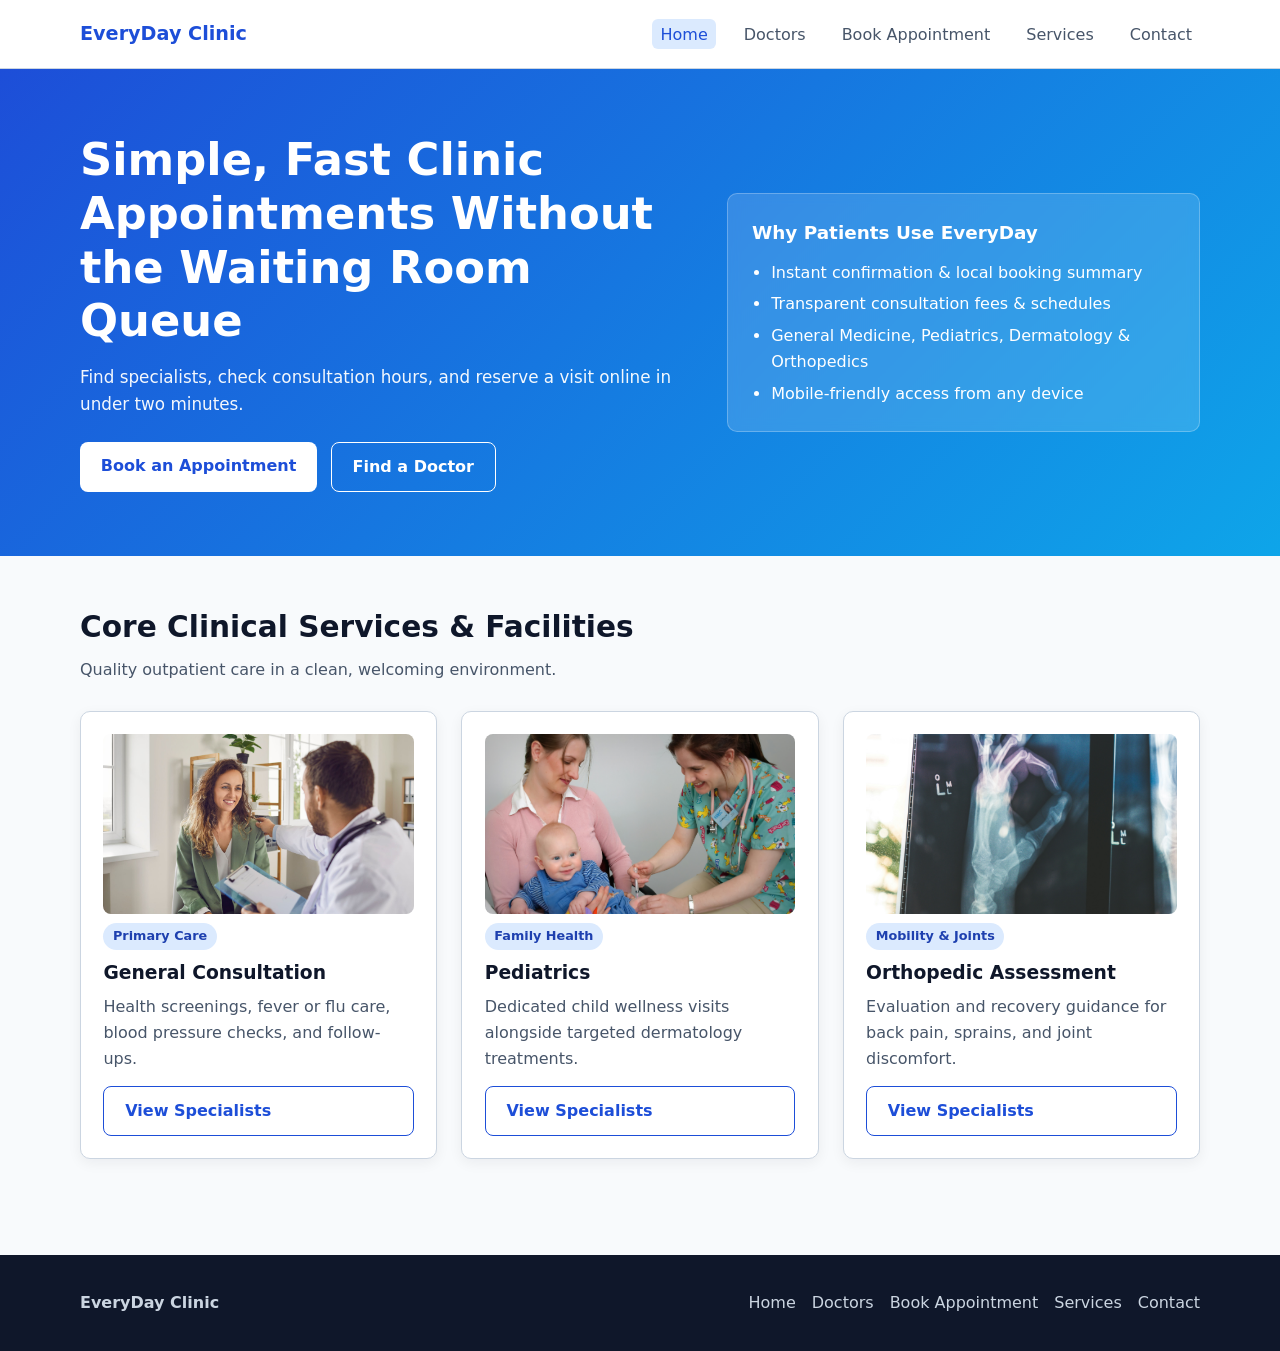
<file: index.html>
<!DOCTYPE html>
<html lang="en">
<head>
  <meta charset="UTF-8" />
  <meta name="viewport" content="width=device-width, initial-scale=1.0" />
  <title>EveryDay Clinic | Appointment System</title>
  <link rel="stylesheet" href="css/styles.css" />
</head>
<body>
  <header class="site-header">
    <div class="container nav-wrapper">
      <a class="brand" href="index.html">EveryDay Clinic</a>
      <button class="nav-toggle" id="navToggle" type="button" aria-label="Toggle navigation" aria-expanded="false">&#9776;</button>
      <nav aria-label="Primary Navigation">
        <ul class="nav-links" id="navLinks">
          <li><a class="active" href="index.html">Home</a></li>
          <li><a href="doctors.html">Doctors</a></li>
          <li><a href="appointment.html">Book Appointment</a></li>
          <li><a href="services.html">Services</a></li>
          <li><a href="contact.html">Contact</a></li>
        </ul>
      </nav>
    </div>
  </header>

  <main>
    <section class="hero">
      <div class="container hero-grid">
        <div>
          <h1>Simple, Fast Clinic Appointments Without the Waiting Room Queue</h1>
          <p>Find specialists, check consultation hours, and reserve a visit online in under two minutes.</p>
          <div class="btn-group">
            <a class="btn btn-light" href="appointment.html">Book an Appointment</a>
            <a class="btn btn-outline" style="color:#fff; border-color:#fff;" href="doctors.html">Find a Doctor</a>
          </div>
        </div>
        <aside class="hero-card">
          <h2>Why Patients Use EveryDay</h2>
          <ul>
            <li>Instant confirmation &amp; local booking summary</li>
            <li>Transparent consultation fees &amp; schedules</li>
            <li>General Medicine, Pediatrics, Dermatology &amp; Orthopedics</li>
            <li>Mobile-friendly access from any device</li>
          </ul>
        </aside>
      </div>
    </section>

    <section class="section">
      <div class="container">
        <div class="section-header">
          <h2>Core Clinical Services &amp; Facilities</h2>
          <p>Quality outpatient care in a clean, welcoming environment.</p>
        </div>
        <div class="grid-3">
          <article class="card">
            <div>
              <img class="card-img" src="images/consultation.jpg" alt="Doctor consulting with a patient in a bright clinic room" />
              <span class="badge">Primary Care</span>
              <h3 style="margin-top:0.5rem;">General Consultation</h3>
              <p style="color:var(--muted); margin-top:0.4rem;">Health screenings, fever or flu care, blood pressure checks, and follow-ups.</p>
            </div>
            <a class="btn btn-outline" href="doctors.html">View Specialists</a>
          </article>

          <article class="card">
            <div>
              <img class="card-img" src="images/pediatrics.jpg" alt="Modern medical examination and consultation room interior" />
              <span class="badge">Family Health</span>
              <h3 style="margin-top:0.5rem;">Pediatrics</h3>
              <p style="color:var(--muted); margin-top:0.4rem;">Dedicated child wellness visits alongside targeted dermatology treatments.</p>
            </div>
            <a class="btn btn-outline" href="doctors.html">View Specialists</a>
          </article>

          <article class="card">
            <div>
              <img class="card-img" src="images/orthopedic.jpg" alt="Clinic reception counter and waiting room seating area" />
              <span class="badge">Mobility &amp; Joints</span>
              <h3 style="margin-top:0.5rem;">Orthopedic Assessment</h3>
              <p style="color:var(--muted); margin-top:0.4rem;">Evaluation and recovery guidance for back pain, sprains, and joint discomfort.</p>
            </div>
            <a class="btn btn-outline" href="doctors.html">View Specialists</a>
          </article>
        </div>
      </div>
    </section>
  </main>

  <footer class="site-footer">
    <div class="container footer-grid">
      <div>
        <strong>EveryDay Clinic</strong>
      </div>
      <ul class="footer-links">
        <li><a href="index.html">Home</a></li>
        <li><a href="doctors.html">Doctors</a></li>
        <li><a href="appointment.html">Book Appointment</a></li>
        <li><a href="services.html">Services</a></li>
        <li><a href="contact.html">Contact</a></li>
      </ul>
    </div>
  </footer>

  <script src="js/app.js"></script>
</body>
</html>
</file>
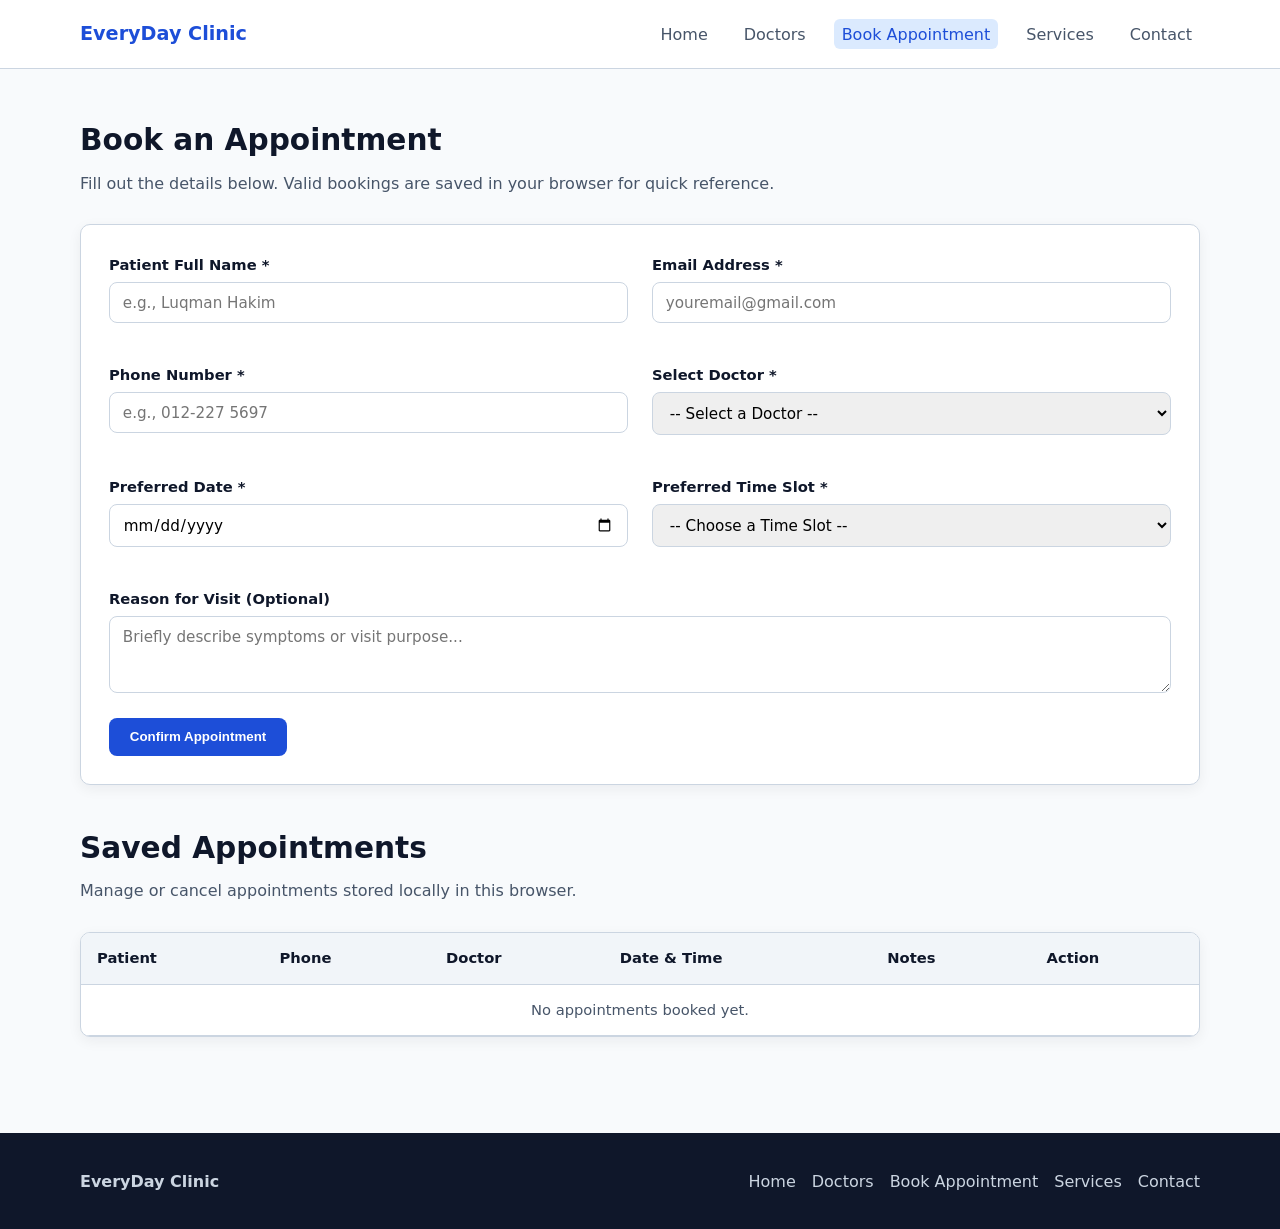
<file: appointment.html>
<!DOCTYPE html>
<html lang="en">
<head>
  <meta charset="UTF-8" />
  <meta name="viewport" content="width=device-width, initial-scale=1.0" />
  <title>Book Appointment | EveryDay Clinic</title>
  <link rel="stylesheet" href="css/styles.css" />
</head>
<body>
  <header class="site-header">
    <div class="container nav-wrapper">
      <a class="brand" href="index.html">EveryDay Clinic</a>
      <button class="nav-toggle" id="navToggle" type="button" aria-label="Toggle navigation" aria-expanded="false">&#9776;</button>
      <nav aria-label="Primary Navigation">
        <ul class="nav-links" id="navLinks">
          <li><a href="index.html">Home</a></li>
          <li><a href="doctors.html">Doctors</a></li>
          <li><a class="active" href="appointment.html">Book Appointment</a></li>
          <li><a href="services.html">Services</a></li>
          <li><a href="contact.html">Contact</a></li>
        </ul>
      </nav>
    </div>
  </header>

  <main class="section">
    <div class="container">
      <div class="section-header">
        <h1>Book an Appointment</h1>
        <p>Fill out the details below. Valid bookings are saved in your browser for quick reference.</p>
      </div>

      <div id="bookingFeedback"></div>

      <form class="form-card" id="appointmentForm" novalidate>
        <div class="grid-2">
          <div class="form-group">
            <label for="patientName">Patient Full Name *</label>
            <input type="text" id="patientName" name="patientName" placeholder="e.g., Luqman Hakim" />
            <div class="error-msg" id="nameError"></div>
          </div>

          <div class="form-group">
            <label for="patientEmail">Email Address *</label>
            <input type="email" id="patientEmail" name="patientEmail" placeholder="youremail@gmail.com" />
            <div class="error-msg" id="emailError"></div>
          </div>
        </div>

        <div class="grid-2">
          <div class="form-group">
            <label for="patientPhone">Phone Number *</label>
            <input type="tel" id="patientPhone" name="patientPhone" placeholder="e.g., 012-227 5697" />
            <div class="error-msg" id="phoneError"></div>
          </div>

          <div class="form-group">
            <label for="doctorSelect">Select Doctor *</label>
            <select id="doctorSelect" name="doctorSelect"></select>
            <div class="error-msg" id="doctorError"></div>
          </div>
        </div>

        <div class="grid-2">
          <div class="form-group">
            <label for="apptDate">Preferred Date *</label>
            <input type="date" id="apptDate" name="apptDate" />
            <div class="error-msg" id="dateError"></div>
          </div>

          <div class="form-group">
            <label for="apptTime">Preferred Time Slot *</label>
            <select id="apptTime" name="apptTime">
              <option value="">-- Choose a Time Slot --</option>
              <option value="09:00 AM">09:00 AM</option>
              <option value="10:30 AM">10:30 AM</option>
              <option value="01:30 PM">01:30 PM</option>
              <option value="03:00 PM">03:00 PM</option>
              <option value="04:30 PM">04:30 PM</option>
            </select>
            <div class="error-msg" id="timeError"></div>
          </div>
        </div>

        <div class="form-group">
          <label for="apptReason">Reason for Visit (Optional)</label>
          <textarea id="apptReason" name="apptReason" rows="3" placeholder="Briefly describe symptoms or visit purpose..."></textarea>
        </div>

        <button class="btn btn-primary" type="submit">Confirm Appointment</button>
      </form>

      <section style="margin-top: 2.5rem;">
        <div class="section-header">
          <h2>Saved Appointments</h2>
          <p>Manage or cancel appointments stored locally in this browser.</p>
        </div>
        <div class="table-wrap">
          <table>
            <thead>
              <tr>
                <th>Patient</th>
                <th>Phone</th>
                <th>Doctor</th>
                <th>Date &amp; Time</th>
                <th>Notes</th>
                <th>Action</th>
              </tr>
            </thead>
            <tbody id="appointmentsBody"></tbody>
          </table>
        </div>
      </section>
    </div>
  </main>

  <footer class="site-footer">
    <div class="container footer-grid">
      <div>
        <strong>EveryDay Clinic</strong>
      </div>
      <ul class="footer-links">
        <li><a href="index.html">Home</a></li>
        <li><a href="doctors.html">Doctors</a></li>
        <li><a href="appointment.html">Book Appointment</a></li>
        <li><a href="services.html">Services</a></li>
        <li><a href="contact.html">Contact</a></li>
      </ul>
    </div>
  </footer>

  <script src="js/app.js"></script>
</body>
</html>
</file>
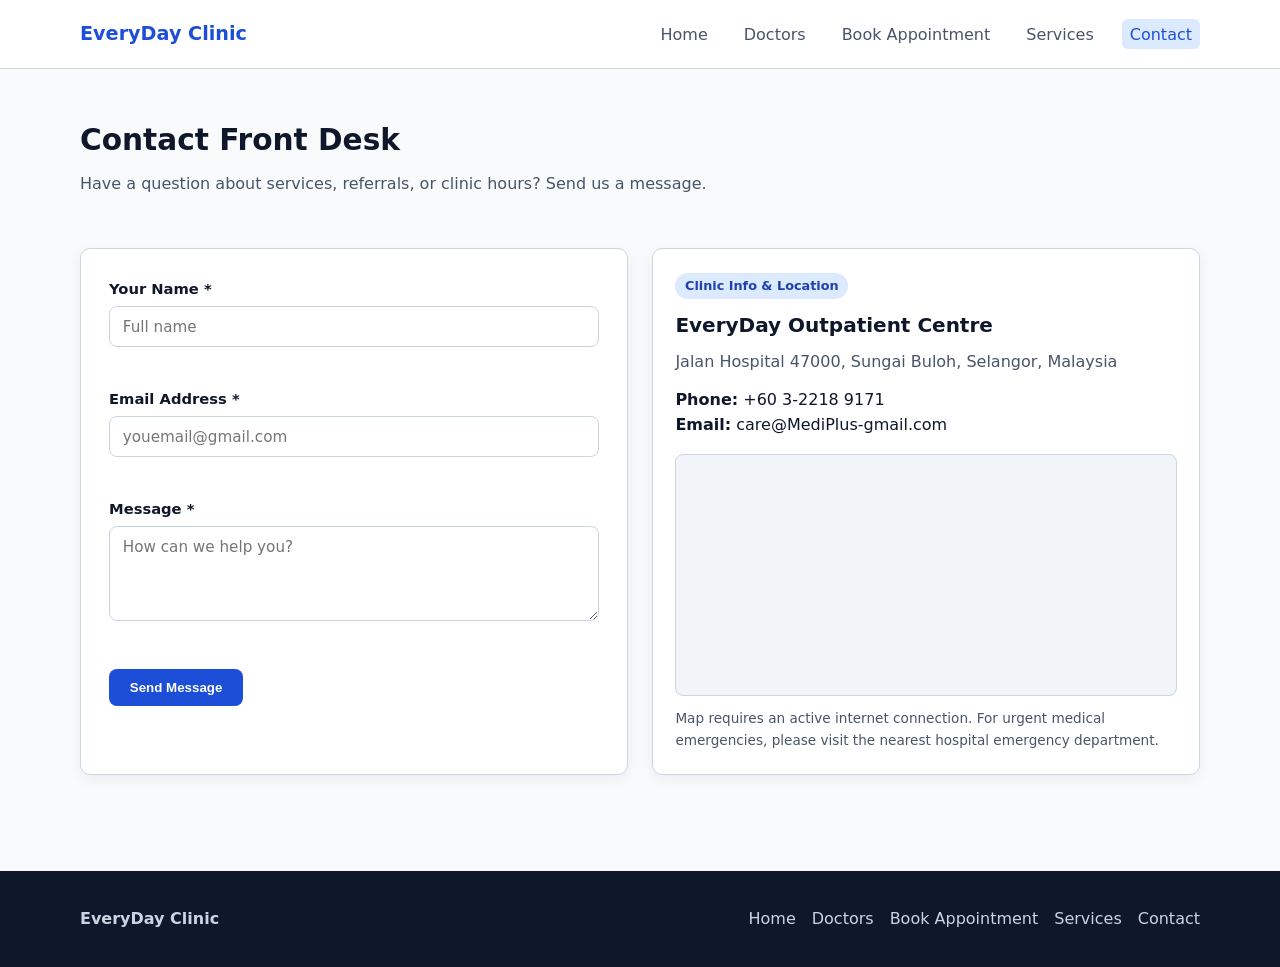
<file: contact.html>
<!DOCTYPE html>
<html lang="en">
<head>
  <meta charset="UTF-8" />
  <meta name="viewport" content="width=device-width, initial-scale=1.0" />
  <title>Contact Us | EveryDay Clinic</title>
  <link rel="stylesheet" href="css/styles.css" />
</head>
<body>
  <header class="site-header">
    <div class="container nav-wrapper">
      <a class="brand" href="index.html">EveryDay Clinic</a>
      <button class="nav-toggle" id="navToggle" type="button" aria-label="Toggle navigation" aria-expanded="false">&#9776;</button>
      <nav aria-label="Primary Navigation">
        <ul class="nav-links" id="navLinks">
          <li><a href="index.html">Home</a></li>
          <li><a href="doctors.html">Doctors</a></li>
          <li><a href="appointment.html">Book Appointment</a></li>
          <li><a href="services.html">Services</a></li>
          <li><a class="active" href="contact.html">Contact</a></li>
        </ul>
      </nav>
    </div>
  </header>

  <main class="section">
    <div class="container">
      <div class="section-header">
        <h1>Contact Front Desk</h1>
        <p>Have a question about services, referrals, or clinic hours? Send us a message.</p>
      </div>

      <div class="grid-2">
        <div id="contactFeedback" style="grid-column: 1 / -1;"></div>

        <form class="form-card" id="contactForm" novalidate>
          <div class="form-group">
            <label for="contactName">Your Name *</label>
            <input type="text" id="contactName" name="contactName" placeholder="Full name" />
            <div class="error-msg" id="contactNameError"></div>
          </div>

          <div class="form-group">
            <label for="contactEmail">Email Address *</label>
            <input type="email" id="contactEmail" name="contactEmail" placeholder="youemail@gmail.com" />
            <div class="error-msg" id="contactEmailError"></div>
          </div>

          <div class="form-group">
            <label for="contactMessage">Message *</label>
            <textarea id="contactMessage" name="contactMessage" rows="4" placeholder="How can we help you?"></textarea>
            <div class="error-msg" id="contactMessageError"></div>
          </div>

          <button class="btn btn-primary" type="submit">Send Message</button>
        </form>

       <aside class="card" style="justify-content: flex-start;">
          <div>
            <span class="badge">Clinic Info &amp; Location</span>
            <h2 style="margin-top: 0.6rem; font-size: 1.25rem;">EveryDay Outpatient Centre</h2>
            <p style="color: var(--muted); margin-top: 0.5rem;">Jalan Hospital 47000, Sungai Buloh, Selangor, Malaysia</p>
            <p style="margin-top: 0.75rem;"><strong>Phone:</strong> +60 3-2218 9171</p>
            <p><strong>Email:</strong> care@MediPlus-gmail.com</p>

            <div class="map-box">
            <iframe src="https://www.google.com/maps/embed?pb=!1m18!1m12!1m3!1d3983.5191026188445!2d101.58897787497123!3d3.220041996755113!2m3!1f0!2f0!3f0!3m2!1i1024!2i768!4f13.1!3m3!1m2!1s0x31cc45bdd83450d9%3A0xf8dab7409e3bf27!2sJalan%20Hospital%2C%2047000%2C%20Selangor!5e0!3m2!1sen!2smy!4v1795201008977!5m2!1sen!2smy" 
            width="600" 
            height="450" 
            style="border:0;" 
            allowfullscreen="" 
            loading="lazy" 
            referrerpolicy="strict-origin-when-cross-origin">
          </iframe>
            </div>

            <p style="margin-top: 0.75rem; font-size: 0.85rem; color: var(--muted);">
              Map requires an active internet connection. For urgent medical emergencies, please visit the nearest hospital emergency department.
            </p>
          </div>
        </aside>
      </div>
    </div>
  </main>

  <footer class="site-footer">
    <div class="container footer-grid">
      <div>
        <strong>EveryDay Clinic</strong>
      </div>
      <ul class="footer-links">
        <li><a href="index.html">Home</a></li>
        <li><a href="doctors.html">Doctors</a></li>
        <li><a href="appointment.html">Book Appointment</a></li>
        <li><a href="services.html">Services</a></li>
        <li><a href="contact.html">Contact</a></li>
      </ul>
    </div>
  </footer>

  <script src="js/app.js"></script>
</body>
</html>
</file>
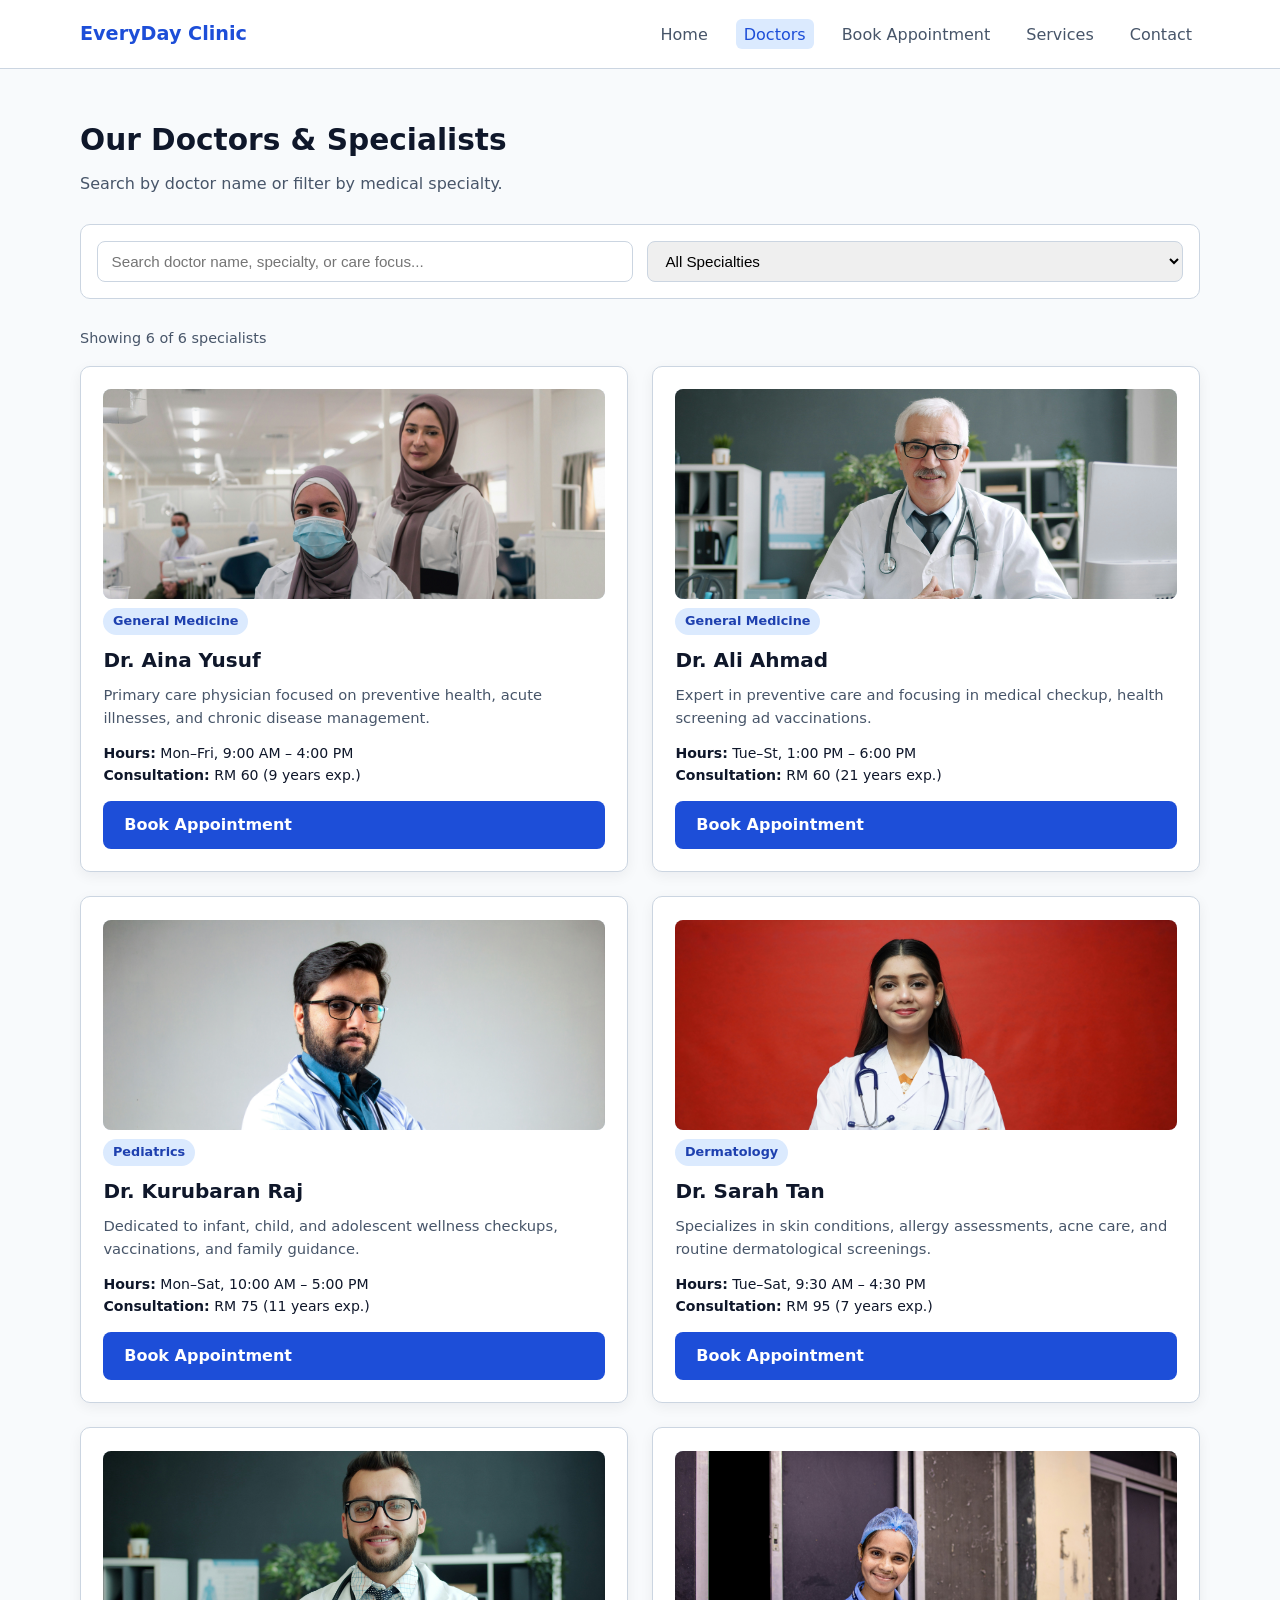
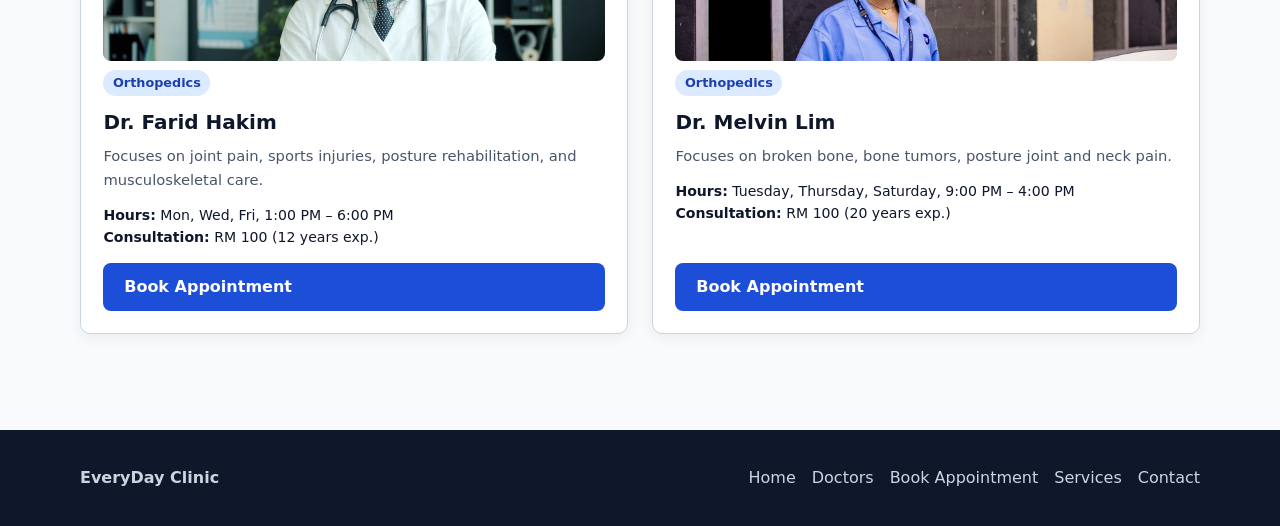
<file: doctors.html>
<!DOCTYPE html>
<html lang="en">
<head>
  <meta charset="UTF-8" />
  <meta name="viewport" content="width=device-width, initial-scale=1.0" />
  <title>Doctors &amp; Specialists | EveryDay Clinic</title>
  <link rel="stylesheet" href="css/styles.css" />
</head>
<body>
  <header class="site-header">
    <div class="container nav-wrapper">
      <a class="brand" href="index.html">EveryDay Clinic</a>
      <button class="nav-toggle" id="navToggle" type="button" aria-label="Toggle navigation" aria-expanded="false">&#9776;</button>
      <nav aria-label="Primary Navigation">
        <ul class="nav-links" id="navLinks">
          <li><a href="index.html">Home</a></li>
          <li><a class="active" href="doctors.html">Doctors</a></li>
          <li><a href="appointment.html">Book Appointment</a></li>
          <li><a href="services.html">Services</a></li>
          <li><a href="contact.html">Contact</a></li>
        </ul>
      </nav>
    </div>
  </header>

  <main class="section">
    <div class="container">
      <div class="section-header">
        <h1>Our Doctors &amp; Specialists</h1>
        <p>Search by doctor name or filter by medical specialty.</p>
      </div>

      <div class="filter-bar">
        <input type="search" id="doctorSearch" placeholder="Search doctor name, specialty, or care focus..." aria-label="Search doctors" />
        <select id="specialtyFilter" aria-label="Filter by specialty">
          <option value="all">All Specialties</option>
          <option value="General Medicine">General Medicine</option>
          <option value="Pediatrics">Pediatrics</option>
          <option value="Dermatology">Dermatology</option>
          <option value="Orthopedics">Orthopedics</option>
        </select>
      </div>

      <p id="resultCount" style="color:var(--muted); font-size:0.9rem; margin-bottom:1rem;"></p>
      <div class="grid-2" id="doctorsList"></div>
    </div>
  </main>

  <footer class="site-footer">
    <div class="container footer-grid">
      <div>
        <strong>EveryDay Clinic</strong>
      </div>
      <ul class="footer-links">
        <li><a href="index.html">Home</a></li>
        <li><a href="doctors.html">Doctors</a></li>
        <li><a href="appointment.html">Book Appointment</a></li>
        <li><a href="services.html">Services</a></li>
        <li><a href="contact.html">Contact</a></li>
      </ul>
    </div>
  </footer>

  <script src="js/app.js"></script>
</body>
</html>
</file>
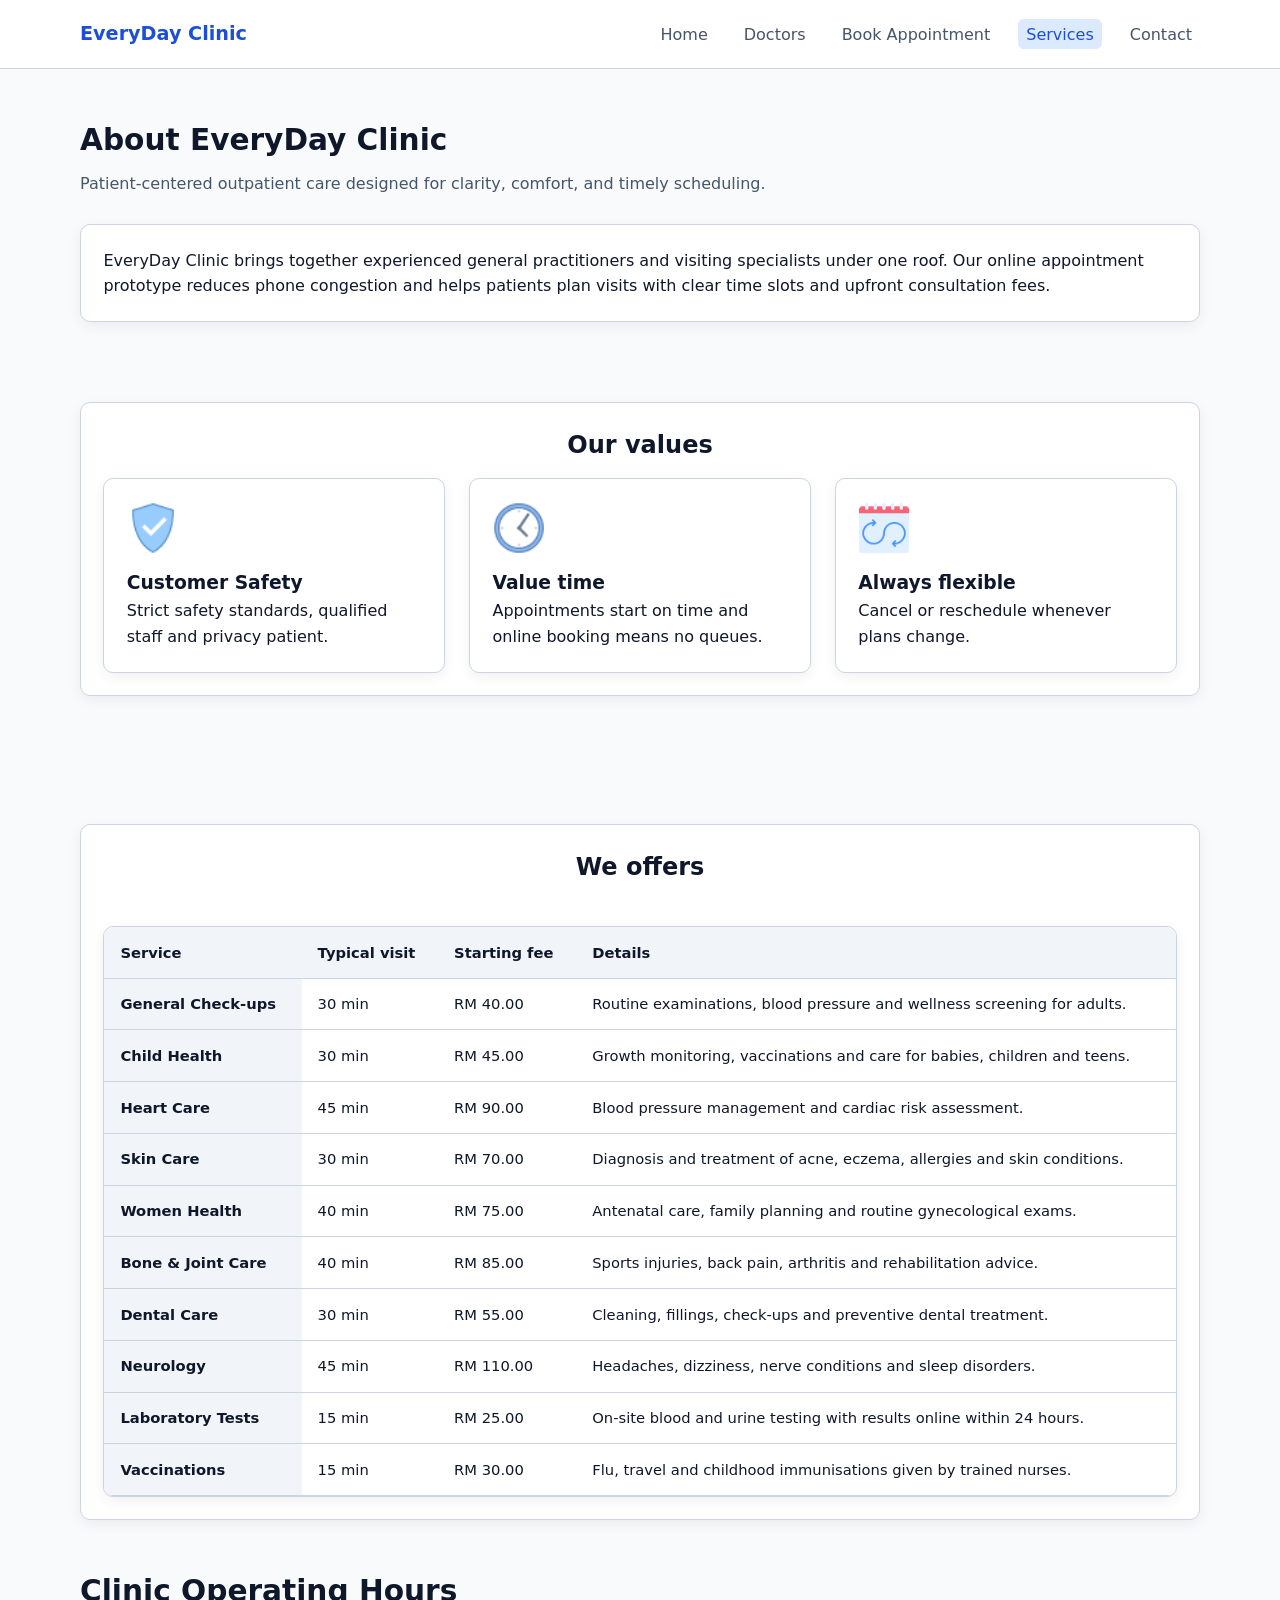
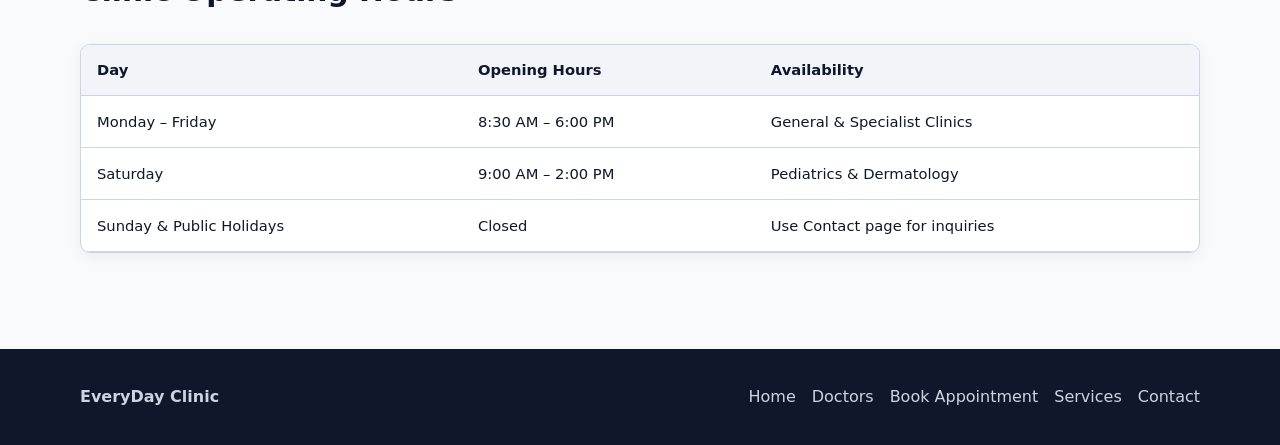
<file: services.html>
<!DOCTYPE html>
<html lang="en">
<head>
  <meta charset="UTF-8" />
  <meta name="viewport" content="width=device-width, initial-scale=1.0" />
  <title>Services | EveryDay Clinic</title>
  <link rel="stylesheet" href="css/styles.css" />
</head>
<body>
  <header class="site-header">
    <div class="container nav-wrapper">
      <a class="brand" href="index.html">EveryDay Clinic</a>
      <button class="nav-toggle" id="navToggle" type="button" aria-label="Toggle navigation" aria-expanded="false">&#9776;</button>
      <nav aria-label="Primary Navigation">
        <ul class="nav-links" id="navLinks">
          <li><a href="index.html">Home</a></li>
          <li><a href="doctors.html">Doctors</a></li>
          <li><a href="appointment.html">Book Appointment</a></li>
          <li><a class="active" href="services.html">Services</a></li>
          <li><a href="contact.html">Contact</a></li>
        </ul>
      </nav>
    </div>
  </header>

  <main class="section">
    <div class="container">
      <div class="section-header">
        <h1>About EveryDay Clinic</h1>
        <p>Patient-centered outpatient care designed for clarity, comfort, and timely scheduling.</p>
      </div>

      <div class="card" style="margin-bottom: 2rem;">
        <p>EveryDay Clinic brings together experienced general practitioners and visiting specialists under one roof. Our online appointment prototype reduces phone congestion and helps patients plan visits with clear time slots and upfront consultation fees.</p>
      </div>

      <section class="section section-alt" aria-labelledby="values-title">
      <div class="card" style="margin-bottom: 2rem;">
        <header class="section-head"><h2 id="values-title">Our values</h2></header>
        <div class="grid grid-3">
          <article class="card feature"><img src="images/values/safety.png" alt="" width="52" height="52"><div><h3>Customer Safety</h3><p>Strict safety standards, qualified staff and privacy patient.</p></div></article>
          <article class="card feature"><img src="images/values/time.png" alt="" width="52" height="52"><div><h3>Value time</h3><p>Appointments start on time and online booking means no queues.</p></div></article>
          <article class="card feature"><img src="images/values/flexible.png" alt="" width="52" height="52"><div><h3>Always flexible</h3><p>Cancel or reschedule whenever plans change.</p></div></article>
        </div>
      </div>
    </section>


    <section class="section" aria-labelledby="services-title" id="services">
      <div class="card">
        <header class="section-head">
          <h2 id="services-title">We offers</h2>
          <br/>
        </header>
       
        <div class="table-wrap" style="margin-top: var(--space-7)">
          <table class="table-stack">
            <thead><tr><th scope="col">Service</th><th scope="col">Typical visit</th><th scope="col">Starting fee</th><th scope="col">Details</th></tr></thead>
            <tbody>
          <tr><th scope="row" data-label="Service">General Check-ups</th><td data-label="Typical visit">30 min</td><td data-label="Starting fee">RM 40.00</td><td data-label="Details">Routine examinations, blood pressure and wellness screening for adults.</td></tr>
          <tr><th scope="row" data-label="Service">Child Health</th><td data-label="Typical visit">30 min</td><td data-label="Starting fee">RM 45.00</td><td data-label="Details">Growth monitoring, vaccinations and care for babies, children and teens.</td></tr>
          <tr><th scope="row" data-label="Service">Heart Care</th><td data-label="Typical visit">45 min</td><td data-label="Starting fee">RM 90.00</td><td data-label="Details">Blood pressure management and cardiac risk assessment.</td></tr>
          <tr><th scope="row" data-label="Service">Skin Care</th><td data-label="Typical visit">30 min</td><td data-label="Starting fee">RM 70.00</td><td data-label="Details">Diagnosis and treatment of acne, eczema, allergies and skin conditions.</td></tr>
          <tr><th scope="row" data-label="Service">Women Health</th><td data-label="Typical visit">40 min</td><td data-label="Starting fee">RM 75.00</td><td data-label="Details">Antenatal care, family planning and routine gynecological exams.</td></tr>
          <tr><th scope="row" data-label="Service">Bone & Joint Care</th><td data-label="Typical visit">40 min</td><td data-label="Starting fee">RM 85.00</td><td data-label="Details">Sports injuries, back pain, arthritis and rehabilitation advice.</td></tr>
          <tr><th scope="row" data-label="Service">Dental Care</th><td data-label="Typical visit">30 min</td><td data-label="Starting fee">RM 55.00</td><td data-label="Details">Cleaning, fillings, check-ups and preventive dental treatment.</td></tr>
          <tr><th scope="row" data-label="Service">Neurology</th><td data-label="Typical visit">45 min</td><td data-label="Starting fee">RM 110.00</td><td data-label="Details">Headaches, dizziness, nerve conditions and sleep disorders.</td></tr>
          <tr><th scope="row" data-label="Service">Laboratory Tests</th><td data-label="Typical visit">15 min</td><td data-label="Starting fee">RM 25.00</td><td data-label="Details">On-site blood and urine testing with results online within 24 hours.</td></tr>
          <tr><th scope="row" data-label="Service">Vaccinations</th><td data-label="Typical visit">15 min</td><td data-label="Starting fee">RM 30.00</td><td data-label="Details">Flu, travel and childhood immunisations given by trained nurses.</td></tr>
            </tbody>
          </table>
        </div>
      </div>
    </section>

      <div class="section-header">
        <h2>Clinic Operating Hours</h2>
      </div>
      <div class="table-wrap">
        <table>
          <thead>
            <tr>
              <th>Day</th>
              <th>Opening Hours</th>
              <th>Availability</th>
            </tr>
          </thead>
          <tbody>
            <tr>
              <td>Monday – Friday</td>
              <td>8:30 AM – 6:00 PM</td>
              <td>General &amp; Specialist Clinics</td>
            </tr>
            <tr>
              <td>Saturday</td>
              <td>9:00 AM – 2:00 PM</td>
              <td>Pediatrics &amp; Dermatology</td>
            </tr>
            <tr>
              <td>Sunday &amp; Public Holidays</td>
              <td>Closed</td>
              <td>Use Contact page for inquiries</td>
            </tr>
          </tbody>
        </table>
      </div>
    </div>
  </main>

  <footer class="site-footer">
    <div class="container footer-grid">
      <div>
        <strong>EveryDay Clinic</strong>
      </div>
      <ul class="footer-links">
        <li><a href="index.html">Home</a></li>
        <li><a href="doctors.html">Doctors</a></li>
        <li><a href="appointment.html">Book Appointment</a></li>
        <li><a href="services.html">Services</a></li>
        <li><a href="contact.html">Contact</a></li>
      </ul>
    </div>
  </footer>

  <script src="js/app.js"></script>
</body>
</html>
</file>
<file: css/styles.css>
:root {
  --primary: #1d4ed8;
  --primary-dark: #1e40af;
  --primary-light: #dbeafe;
  --accent: #0ea5e9;
  --bg: #f8fafc;
  --surface: #ffffff;
  --text: #0f172a;
  --muted: #475569;
  --border: #cbd5e1;
  --danger: #dc2626;
  --success: #15803d;
  --radius: 10px;
  --shadow: 0 4px 14px rgba(15, 23, 42, 0.06);
}

* {
  box-sizing: border-box;
  margin: 0;
  padding: 0;
}

body {
  font-family: system-ui, -apple-system, BlinkMacSystemFont, "Segoe UI", Roboto, sans-serif;
  background-color: var(--bg);
  color: var(--text);
  line-height: 1.6;
}

img {
  max-width: 100%;
  display: block;
}

a {
  color: inherit;
  text-decoration: none;
}

.card-img {
  width: 100%;
  height: 180px;
  object-fit: cover;
  border-radius: 8px;
  margin-bottom: 0.5rem;
}

.doctor-img {
  width: 100%;
  height: 210px;
  object-fit: cover;
  object-position: top;
  border-radius: 8px;
  margin-bottom: 0.5rem;
  background-color: var(--primary-light);
}

/* untuk maps */
.map-box {
  margin-top: 1rem;
  border-radius: 8px;
  overflow: hidden;
  border: 1px solid var(--border);
  background: #f1f5f9;
}

.map-box iframe {
  width: 100%;
  height: 240px;
  border: 0;
  display: block;
}

.container {
  width: min(1120px, 92%);
  margin-inline: auto;
}

/* Header dan Navigation */
.site-header {
  background: var(--surface);
  border-bottom: 1px solid var(--border);
  position: sticky;
  top: 0;
  z-index: 100;
}

.nav-wrapper {
  display: flex;
  align-items: center;
  justify-content: space-between;
  min-height: 68px;
  gap: 1rem;
}

.brand {
  font-size: 1.2rem;
  font-weight: 700;
  color: var(--primary);
  display: flex;
  align-items: center;
  gap: 0.5rem;
}

.nav-links {
  list-style: none;
  display: flex;
  align-items: center;
  gap: 1.25rem;
}

.nav-links a {
  font-weight: 500;
  color: var(--muted);
  padding: 0.35rem 0.5rem;
  border-radius: 6px;
  transition: color 0.2s, background-color 0.2s;
}

.nav-links a:hover,
.nav-links a.active {
  color: var(--primary);
  background-color: var(--primary-light);
}

.nav-toggle {
  display: none;
  background: transparent;
  border: 1px solid var(--border);
  border-radius: 6px;
  padding: 0.4rem 0.65rem;
  font-size: 1.2rem;
  cursor: pointer;
}

.section-head {
  display: flex;
  flex-direction: column;
  justify-content: center;
  align-items: center;

  width: 100%;
  max-width: none;
  margin: 0 auto var(--space-7);
  text-align: center;
  box-sizing: border-box;
}



/* Hero dan card Section */
.hero {
  background: linear-gradient(135deg, var(--primary) 0%, var(--accent) 100%);
  color: #ffffff;
  padding: 4rem 0;
}

.hero-grid {
  display: grid;
  grid-template-columns: 1.3fr 1fr;
  gap: 2rem;
  align-items: center;
}

.hero h1 {
  font-size: clamp(1.9rem, 4vw, 2.8rem);
  line-height: 1.2;
  margin-bottom: 1rem;
}

.hero p {
  font-size: 1.05rem;
  opacity: 0.95;
  margin-bottom: 1.5rem;
}

.hero-card {
  background: rgba(255, 255, 255, 0.14);
  backdrop-filter: blur(6px);
  border: 1px solid rgba(255, 255, 255, 0.25);
  border-radius: var(--radius);
  padding: 1.5rem;
}

.hero-card h2 {
  font-size: 1.15rem;
  margin-bottom: 0.75rem;
}

.hero-card ul {
  list-style: disc;
  padding-left: 1.2rem;
  display: grid;
  gap: 0.4rem;
}

/* Button */
.btn-group {
  display: flex;
  flex-wrap: wrap;
  gap: 0.85rem;
}

.btn {
  display: inline-block;
  padding: 0.7rem 1.3rem;
  border-radius: 8px;
  font-weight: 600;
  border: none;
  cursor: pointer;
  transition: transform 0.15s, background-color 0.2s;
}

.btn-primary {
  background: var(--primary);
  color: #ffffff;
}

.btn-primary:hover {
  background: var(--primary-dark);
}

.btn-light {
  background: #ffffff;
  color: var(--primary);
}

.btn-light:hover {
  background: var(--primary-light);
}

.btn-outline {
  background: transparent;
  color: var(--primary);
  border: 1.5px solid var(--primary);
}

.btn-outline:hover {
  background: var(--primary-light);
}

.btn-danger {
  background: var(--danger);
  color: #ffffff;
  padding: 0.35rem 0.7rem;
  font-size: 0.85rem;
}

/* Section dan Grid */
.section {
  padding: 3rem 0;
}

.section-header {
  margin-bottom: 1.75rem;
}

.section-header h1,
.section-header h2 {
  font-size: 1.85rem;
  margin-bottom: 0.4rem;
}

.section-header p {
  color: var(--muted);
}

.grid-3 {
  display: grid;
  grid-template-columns: repeat(3, 1fr);
  gap: 1.5rem;
}

.grid-2 {
  display: grid;
  grid-template-columns: repeat(2, 1fr);
  gap: 1.5rem;
}

.card {
  background: var(--surface);
  border: 1px solid var(--border);
  border-radius: var(--radius);
  padding: 1.4rem;
  box-shadow: var(--shadow);
  display: flex;
  flex-direction: column;
  justify-content: space-between;
  gap: 0.9rem;
}

.badge {
  display: inline-block;
  background: var(--primary-light);
  color: var(--primary-dark);
  font-size: 0.8rem;
  font-weight: 600;
  padding: 0.2rem 0.6rem;
  border-radius: 999px;
  width: fit-content;
}

/* Filter Bar */
.filter-bar {
  display: flex;
  flex-wrap: wrap;
  gap: 0.85rem;
  margin-bottom: 1.75rem;
  background: var(--surface);
  padding: 1rem;
  border-radius: var(--radius);
  border: 1px solid var(--border);
}

.filter-bar input,
.filter-bar select {
  padding: 0.6rem 0.85rem;
  border: 1px solid var(--border);
  border-radius: 8px;
  font-size: 0.95rem;
  flex: 1 1 220px;
}

/* Forms dan Validation */
.form-card {
  background: var(--surface);
  border: 1px solid var(--border);
  border-radius: var(--radius);
  padding: 1.75rem;
  box-shadow: var(--shadow);
}

.form-group {
  margin-bottom: 1.1rem;
}

.form-group label {
  display: block;
  font-weight: 600;
  margin-bottom: 0.35rem;
  font-size: 0.92rem;
}

.form-group input,
.form-group select,
.form-group textarea {
  width: 100%;
  padding: 0.65rem 0.8rem;
  border: 1px solid var(--border);
  border-radius: 8px;
  font-size: 0.95rem;
  font-family: inherit;
}

.form-group input:focus,
.form-group select:focus,
.form-group textarea:focus {
  outline: 2px solid var(--primary);
  border-color: var(--primary);
}

.error-msg {
  color: var(--danger);
  font-size: 0.84rem;
  margin-top: 0.3rem;
  min-height: 1.1rem;
}

.alert-success {
  background: #dcfce7;
  color: var(--success);
  border: 1px solid #86efac;
  padding: 0.9rem 1rem;
  border-radius: 8px;
  margin-bottom: 1.2rem;
  font-weight: 500;
}

/* Table */
.table-wrap {
  overflow-x: auto;
  background: var(--surface);
  border: 1px solid var(--border);
  border-radius: var(--radius);
  box-shadow: var(--shadow);
}

table {
  width: 100%;
  border-collapse: collapse;
  text-align: left;
}

th, td {
  padding: 0.85rem 1rem;
  border-bottom: 1px solid var(--border);
  font-size: 0.92rem;
}

th {
  background: #f1f5f9;
  font-weight: 700;
}

/* Footer */
.site-footer {
  background: #0f172a;
  color: #cbd5e1;
  padding: 2.2rem 0;
  margin-top: 3rem;
}

.footer-grid {
  display: flex;
  flex-wrap: wrap;
  justify-content: space-between;
  gap: 1.5rem;
}

.footer-links {
  list-style: none;
  display: flex;
  flex-wrap: wrap;
  gap: 1rem;
}

.footer-links a:hover {
  color: #ffffff;
}

/* Tablet dan Mobile Responsive */
@media (max-width: 900px) {
  .hero-grid,
  .grid-3,
  .grid-2 {
    grid-template-columns: 1fr;
  }
}

@media (max-width: 700px) {
  .nav-toggle {
    display: block;
  }

  .nav-links {
    display: none;
    position: absolute;
    top: 68px;
    left: 0;
    right: 0;
    background: var(--surface);
    flex-direction: column;
    padding: 1rem;
    border-bottom: 1px solid var(--border);
    gap: 0.5rem;
  }

  .nav-links.open {
    display: flex;
  }
}
</file>
